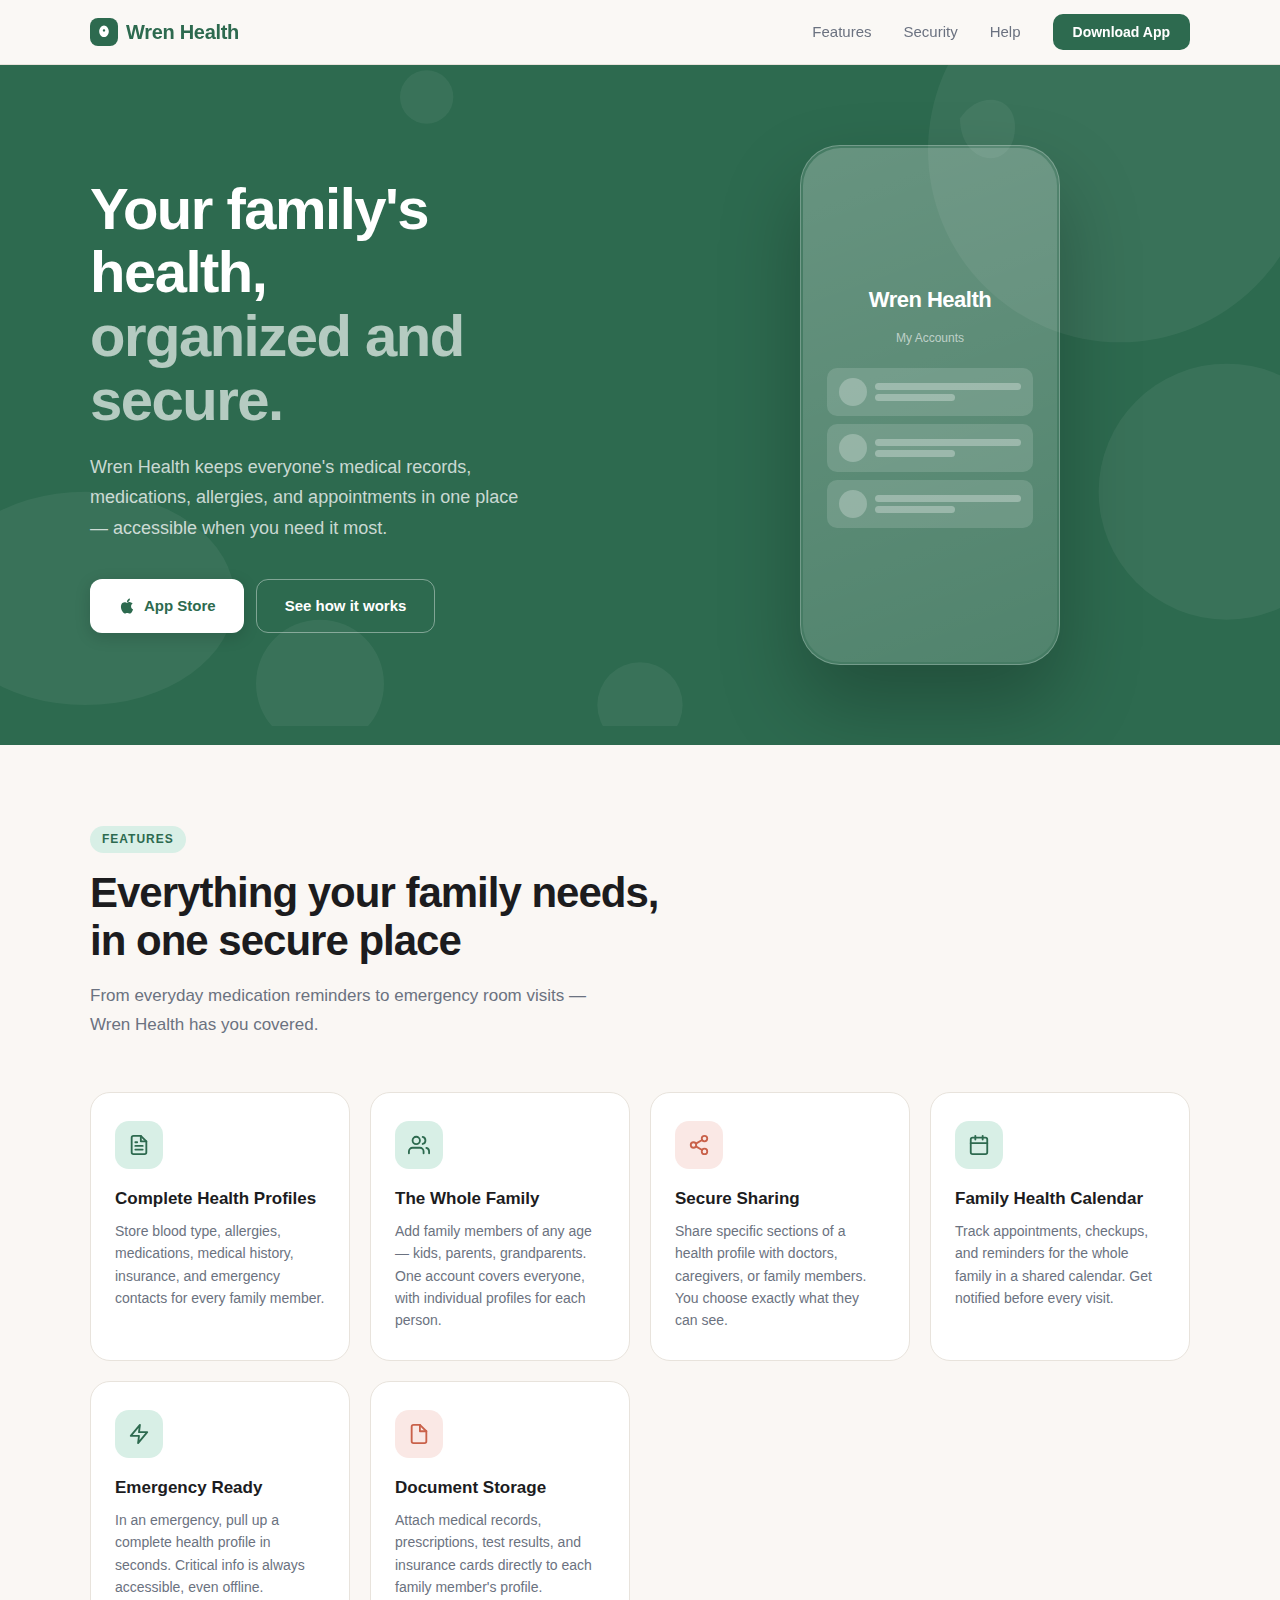
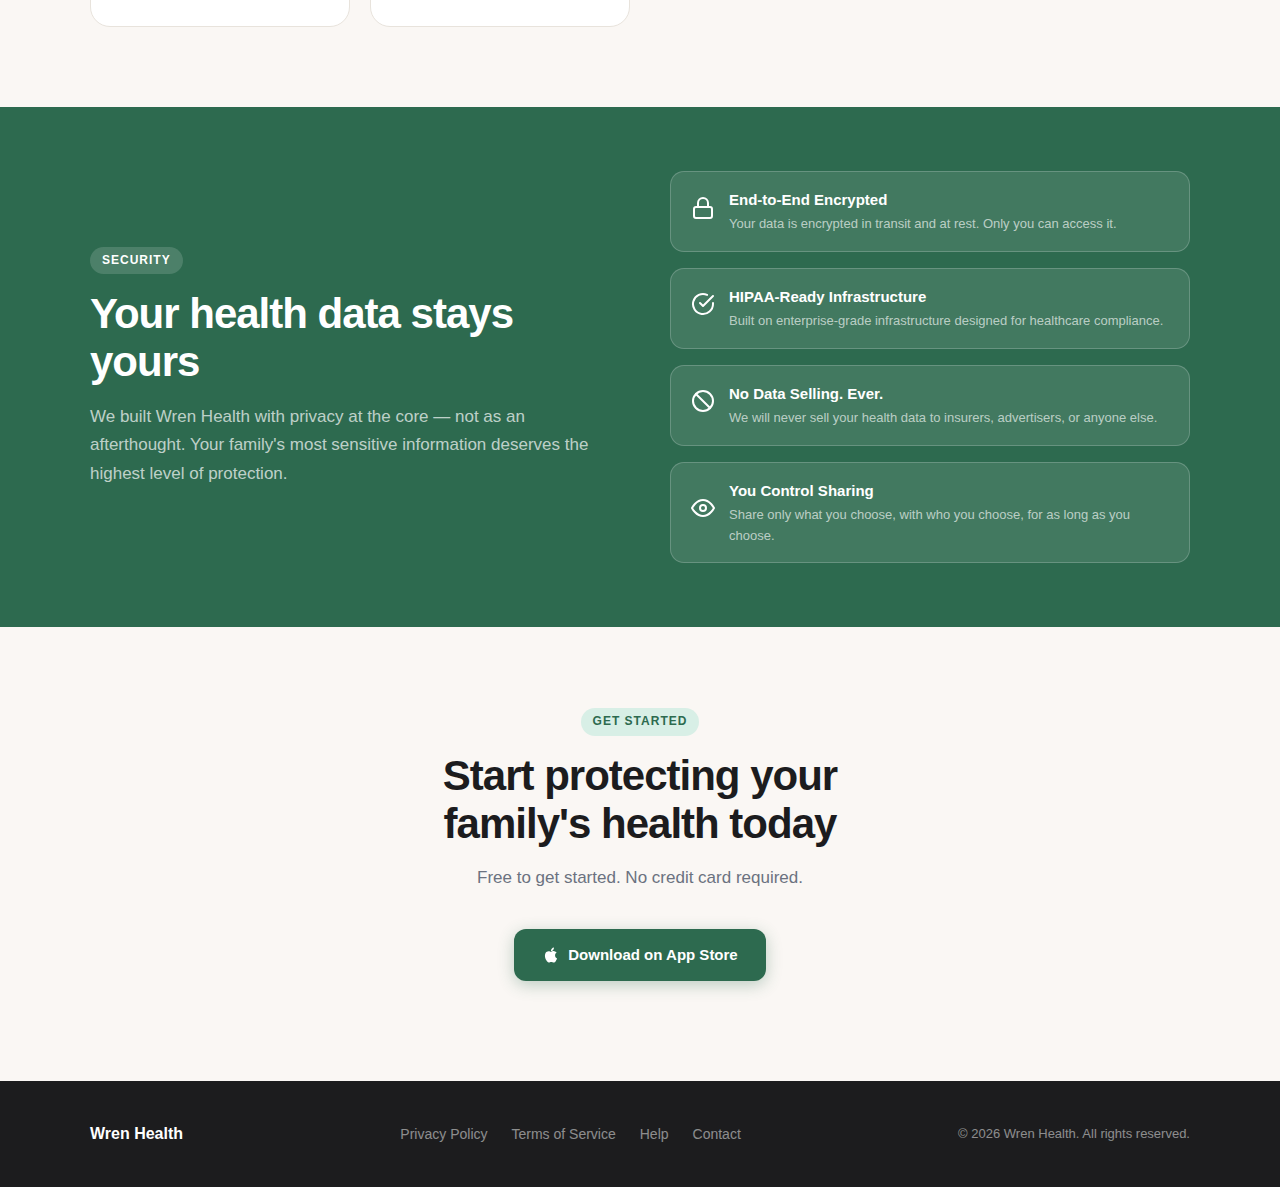
<file: index.html>
<!DOCTYPE html>
<html lang="en">
<head>
  <meta charset="UTF-8" />
  <meta name="viewport" content="width=device-width, initial-scale=1.0" />
  <title>Wren Health — Your family's health, organized and secure</title>
  <meta name="description" content="Wren Health keeps your entire family's health records in one secure, organized place. Store, share, and access health information when it matters most." />
  <link rel="stylesheet" href="style.css" />
  <link rel="icon" type="image/svg+xml" href="data:image/svg+xml,<svg xmlns='http://www.w3.org/2000/svg' viewBox='0 0 32 32'><rect width='32' height='32' rx='8' fill='%232D6A4F'/><path d='M16 6C11 6 7 11 7 16c0 3.5 1.8 6.5 4.5 8.2 1.2.7 2.5 1 3.5 1s2.3-.3 3.5-1C21.2 22.5 23 19.5 23 16c0-5-4-10-7-10z' fill='white' opacity='.9'/></svg>" />
</head>
<body>

<!-- ── Navigation ── -->
<nav>
  <div class="nav-inner">
    <a class="nav-logo" href="/">
      <div class="nav-logo-dot">
        <svg viewBox="0 0 20 20" xmlns="http://www.w3.org/2000/svg" fill="white">
          <path d="M10 2C7 2 4 5.5 4 9.5c0 2.5 1.2 4.7 3.2 6 .8.5 1.7.7 2.8.7s2-.2 2.8-.7C14.8 14.2 16 12 16 9.5 16 5.5 13 2 10 2zm0 4.5a1.5 1.5 0 110 3 1.5 1.5 0 010-3z"/>
        </svg>
      </div>
      Wren Health
    </a>
    <ul class="nav-links">
      <li><a href="#features">Features</a></li>
      <li><a href="#security">Security</a></li>
      <li><a href="help.html">Help</a></li>
      <li><a href="#" class="nav-cta">Download App</a></li>
    </ul>
  </div>
</nav>

<!-- ── Hero ── -->
<section class="hero">
  <svg class="hero-bg-shape" viewBox="0 0 1200 620" xmlns="http://www.w3.org/2000/svg" preserveAspectRatio="xMidYMid slice">
    <circle cx="1050" cy="80" r="180"/>
    <circle cx="1150" cy="400" r="120"/>
    <ellipse cx="80" cy="500" rx="140" ry="100"/>
    <circle cx="300" cy="580" r="60"/>
    <path d="M900 50 C920 20, 960 30, 950 70 C940 100, 900 90, 900 50Z"/>
    <circle cx="400" cy="30" r="25"/>
    <circle cx="600" cy="600" r="40"/>
  </svg>

  <div class="hero-inner">
    <div class="hero-text">
      <h1>Your family's health,<br/><em>organized and secure.</em></h1>
      <p>Wren Health keeps everyone's medical records, medications, allergies, and appointments in one place — accessible when you need it most.</p>
      <div class="hero-actions">
        <a href="#" class="btn-primary">
          <svg width="18" height="18" viewBox="0 0 24 24" fill="currentColor"><path d="M18.71 19.5c-.83 1.24-1.71 2.45-3.05 2.47-1.34.03-1.77-.79-3.29-.79-1.53 0-2 .77-3.27.82-1.31.05-2.3-1.32-3.14-2.53C4.25 17 2.94 12.45 4.7 9.39c.87-1.52 2.43-2.48 4.12-2.51 1.28-.02 2.5.87 3.29.87.78 0 2.26-1.07 3.8-.91.65.03 2.47.26 3.64 1.98-.09.06-2.17 1.28-2.15 3.81.03 3.02 2.65 4.03 2.68 4.04-.03.07-.42 1.44-1.38 2.83M13 3.5c.73-.83 1.94-1.46 2.94-1.5.13 1.17-.34 2.35-1.04 3.19-.69.85-1.83 1.51-2.95 1.42-.15-1.15.41-2.35 1.05-3.11z"/></svg>
          App Store
        </a>
        <a href="#features" class="btn-secondary">See how it works</a>
      </div>
    </div>

    <div class="hero-graphic">
      <div class="phone-mockup">
        <div class="phone-screen">
          <div class="phone-logo">Wren Health</div>
          <div class="phone-tagline">My Accounts</div>
          <div class="phone-ui">
            <div class="phone-ui-row">
              <div class="phone-ui-dot"></div>
              <div class="phone-ui-lines">
                <div class="phone-ui-line"></div>
                <div class="phone-ui-line short"></div>
              </div>
            </div>
            <div class="phone-ui-row">
              <div class="phone-ui-dot"></div>
              <div class="phone-ui-lines">
                <div class="phone-ui-line"></div>
                <div class="phone-ui-line short"></div>
              </div>
            </div>
            <div class="phone-ui-row">
              <div class="phone-ui-dot"></div>
              <div class="phone-ui-lines">
                <div class="phone-ui-line"></div>
                <div class="phone-ui-line short"></div>
              </div>
            </div>
          </div>
        </div>
      </div>
    </div>
  </div>
</section>

<!-- ── Features ── -->
<section id="features">
  <div class="section-inner">
    <span class="section-label">Features</span>
    <h2 class="section-title">Everything your family needs,<br/>in one secure place</h2>
    <p class="section-subtitle">From everyday medication reminders to emergency room visits — Wren Health has you covered.</p>

    <div class="features-grid">
      <div class="feature-card">
        <div class="feature-icon">
          <svg width="22" height="22" viewBox="0 0 24 24" fill="none" stroke="#2D6A4F" stroke-width="2" stroke-linecap="round" stroke-linejoin="round"><path d="M14 2H6a2 2 0 00-2 2v16a2 2 0 002 2h12a2 2 0 002-2V8z"/><polyline points="14 2 14 8 20 8"/><line x1="16" y1="13" x2="8" y2="13"/><line x1="16" y1="17" x2="8" y2="17"/><polyline points="10 9 9 9 8 9"/></svg>
        </div>
        <h3>Complete Health Profiles</h3>
        <p>Store blood type, allergies, medications, medical history, insurance, and emergency contacts for every family member.</p>
      </div>
      <div class="feature-card">
        <div class="feature-icon">
          <svg width="22" height="22" viewBox="0 0 24 24" fill="none" stroke="#2D6A4F" stroke-width="2" stroke-linecap="round" stroke-linejoin="round"><path d="M17 21v-2a4 4 0 00-4-4H5a4 4 0 00-4 4v2"/><circle cx="9" cy="7" r="4"/><path d="M23 21v-2a4 4 0 00-3-3.87"/><path d="M16 3.13a4 4 0 010 7.75"/></svg>
        </div>
        <h3>The Whole Family</h3>
        <p>Add family members of any age — kids, parents, grandparents. One account covers everyone, with individual profiles for each person.</p>
      </div>
      <div class="feature-card">
        <div class="feature-icon terracotta">
          <svg width="22" height="22" viewBox="0 0 24 24" fill="none" stroke="#C9614A" stroke-width="2" stroke-linecap="round" stroke-linejoin="round"><circle cx="18" cy="5" r="3"/><circle cx="6" cy="12" r="3"/><circle cx="18" cy="19" r="3"/><line x1="8.59" y1="13.51" x2="15.42" y2="17.49"/><line x1="15.41" y1="6.51" x2="8.59" y2="10.49"/></svg>
        </div>
        <h3>Secure Sharing</h3>
        <p>Share specific sections of a health profile with doctors, caregivers, or family members. You choose exactly what they can see.</p>
      </div>
      <div class="feature-card">
        <div class="feature-icon">
          <svg width="22" height="22" viewBox="0 0 24 24" fill="none" stroke="#2D6A4F" stroke-width="2" stroke-linecap="round" stroke-linejoin="round"><rect x="3" y="4" width="18" height="18" rx="2" ry="2"/><line x1="16" y1="2" x2="16" y2="6"/><line x1="8" y1="2" x2="8" y2="6"/><line x1="3" y1="10" x2="21" y2="10"/></svg>
        </div>
        <h3>Family Health Calendar</h3>
        <p>Track appointments, checkups, and reminders for the whole family in a shared calendar. Get notified before every visit.</p>
      </div>
      <div class="feature-card">
        <div class="feature-icon">
          <svg width="22" height="22" viewBox="0 0 24 24" fill="none" stroke="#2D6A4F" stroke-width="2" stroke-linecap="round" stroke-linejoin="round"><polygon points="13 2 3 14 12 14 11 22 21 10 12 10 13 2"/></svg>
        </div>
        <h3>Emergency Ready</h3>
        <p>In an emergency, pull up a complete health profile in seconds. Critical info is always accessible, even offline.</p>
      </div>
      <div class="feature-card">
        <div class="feature-icon terracotta">
          <svg width="22" height="22" viewBox="0 0 24 24" fill="none" stroke="#C9614A" stroke-width="2" stroke-linecap="round" stroke-linejoin="round"><path d="M13 2H6a2 2 0 00-2 2v16a2 2 0 002 2h12a2 2 0 002-2V9z"/><polyline points="13 2 13 9 20 9"/></svg>
        </div>
        <h3>Document Storage</h3>
        <p>Attach medical records, prescriptions, test results, and insurance cards directly to each family member's profile.</p>
      </div>
    </div>
  </div>
</section>

<!-- ── Security ── -->
<section id="security" class="security-band">
  <div class="security-inner">
    <div>
      <span class="section-label">Security</span>
      <h2 class="section-title">Your health data stays yours</h2>
      <p class="section-subtitle">We built Wren Health with privacy at the core — not as an afterthought. Your family's most sensitive information deserves the highest level of protection.</p>
    </div>
    <div class="security-badges">
      <div class="security-badge">
        <div class="security-badge-icon">
          <svg width="24" height="24" viewBox="0 0 24 24" fill="none" stroke="white" stroke-width="2" stroke-linecap="round" stroke-linejoin="round"><rect x="3" y="11" width="18" height="11" rx="2" ry="2"/><path d="M7 11V7a5 5 0 0110 0v4"/></svg>
        </div>
        <div>
          <h4>End-to-End Encrypted</h4>
          <p>Your data is encrypted in transit and at rest. Only you can access it.</p>
        </div>
      </div>
      <div class="security-badge">
        <div class="security-badge-icon">
          <svg width="24" height="24" viewBox="0 0 24 24" fill="none" stroke="white" stroke-width="2" stroke-linecap="round" stroke-linejoin="round"><path d="M22 11.08V12a10 10 0 11-5.93-9.14"/><polyline points="22 4 12 14.01 9 11.01"/></svg>
        </div>
        <div>
          <h4>HIPAA-Ready Infrastructure</h4>
          <p>Built on enterprise-grade infrastructure designed for healthcare compliance.</p>
        </div>
      </div>
      <div class="security-badge">
        <div class="security-badge-icon">
          <svg width="24" height="24" viewBox="0 0 24 24" fill="none" stroke="white" stroke-width="2" stroke-linecap="round" stroke-linejoin="round"><circle cx="12" cy="12" r="10"/><line x1="4.93" y1="4.93" x2="19.07" y2="19.07"/></svg>
        </div>
        <div>
          <h4>No Data Selling. Ever.</h4>
          <p>We will never sell your health data to insurers, advertisers, or anyone else.</p>
        </div>
      </div>
      <div class="security-badge">
        <div class="security-badge-icon">
          <svg width="24" height="24" viewBox="0 0 24 24" fill="none" stroke="white" stroke-width="2" stroke-linecap="round" stroke-linejoin="round"><path d="M1 12s4-8 11-8 11 8 11 8-4 8-11 8-11-8-11-8z"/><circle cx="12" cy="12" r="3"/></svg>
        </div>
        <div>
          <h4>You Control Sharing</h4>
          <p>Share only what you choose, with who you choose, for as long as you choose.</p>
        </div>
      </div>
    </div>
  </div>
</section>

<!-- ── CTA ── -->
<section class="cta-section">
  <div class="section-inner">
    <span class="section-label">Get Started</span>
    <h2 class="section-title">Start protecting your family's health today</h2>
    <p class="section-subtitle">Free to get started. No credit card required.</p>
    <div class="hero-actions">
      <a href="#" class="btn-primary" style="background: var(--green); color: white; box-shadow: 0 4px 16px rgba(45,106,79,0.3);">
        <svg width="18" height="18" viewBox="0 0 24 24" fill="currentColor"><path d="M18.71 19.5c-.83 1.24-1.71 2.45-3.05 2.47-1.34.03-1.77-.79-3.29-.79-1.53 0-2 .77-3.27.82-1.31.05-2.3-1.32-3.14-2.53C4.25 17 2.94 12.45 4.7 9.39c.87-1.52 2.43-2.48 4.12-2.51 1.28-.02 2.5.87 3.29.87.78 0 2.26-1.07 3.8-.91.65.03 2.47.26 3.64 1.98-.09.06-2.17 1.28-2.15 3.81.03 3.02 2.65 4.03 2.68 4.04-.03.07-.42 1.44-1.38 2.83M13 3.5c.73-.83 1.94-1.46 2.94-1.5.13 1.17-.34 2.35-1.04 3.19-.69.85-1.83 1.51-2.95 1.42-.15-1.15.41-2.35 1.05-3.11z"/></svg>
        Download on App Store
      </a>
    </div>
  </div>
</section>

<!-- ── Footer ── -->
<footer>
  <div class="footer-inner">
    <a class="footer-logo" href="/">Wren Health</a>
    <ul class="footer-links">
      <li><a href="privacy.html">Privacy Policy</a></li>
      <li><a href="terms.html">Terms of Service</a></li>
      <li><a href="help.html">Help</a></li>
      <li><a href="mailto:support@wrenhealth.app">Contact</a></li>
    </ul>
    <span style="font-size:13px;">© 2026 Wren Health. All rights reserved.</span>
  </div>
</footer>

</body>
</html>
</file>
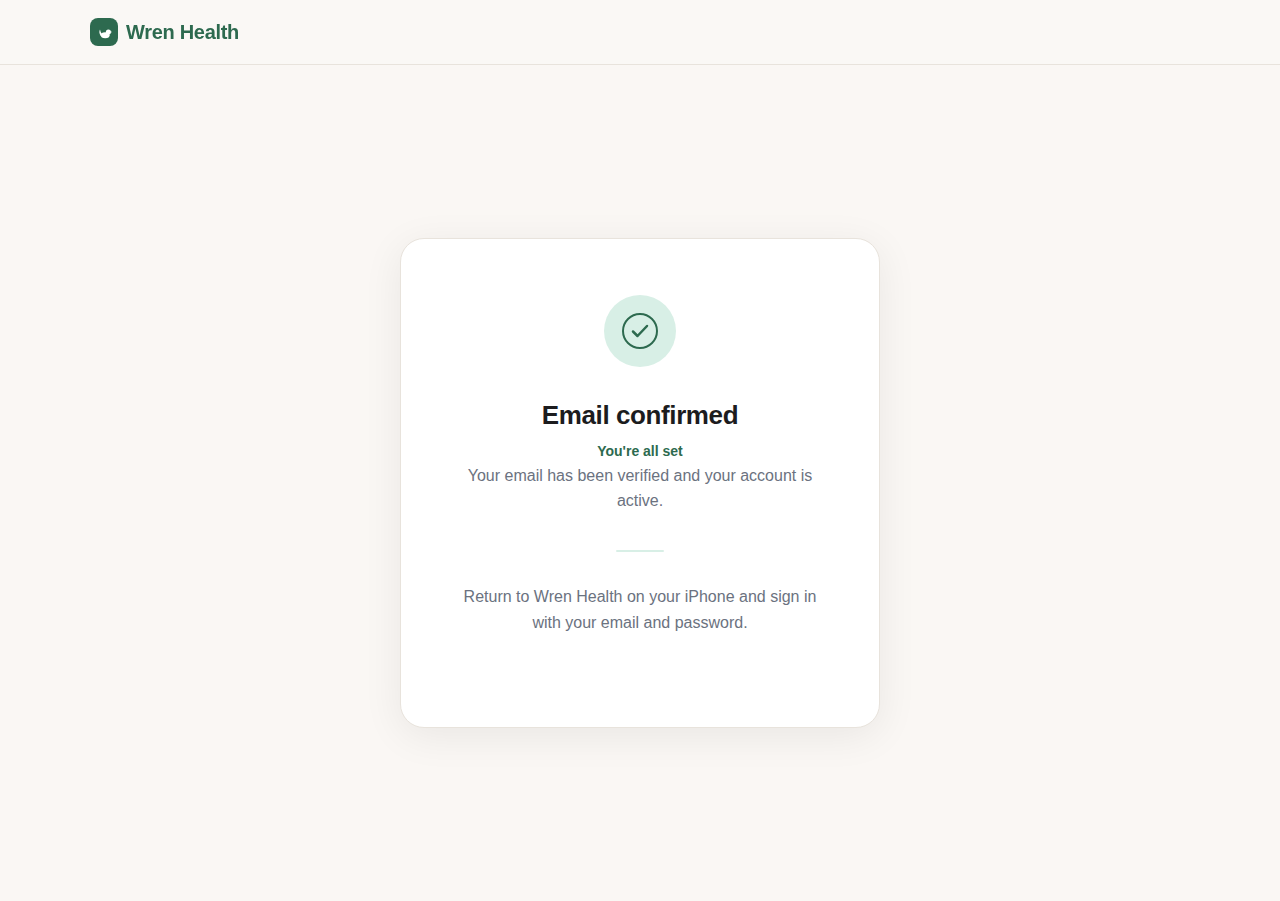
<file: confirmed.html>
<!DOCTYPE html>
<html lang="en">
<head>
  <meta charset="UTF-8" />
  <meta name="viewport" content="width=device-width, initial-scale=1.0" />
  <title>Email Confirmed — Wren Health</title>
  <meta name="description" content="Your Wren Health account has been confirmed." />
  <link rel="stylesheet" href="style.css" />
  <link rel="icon" type="image/svg+xml" href="data:image/svg+xml,<svg xmlns='http://www.w3.org/2000/svg' viewBox='0 0 32 32'><rect width='32' height='32' rx='8' fill='%232D6A4F'/><path d='M16 6C11 6 7 11 7 16c0 3.5 1.8 6.5 4.5 8.2 1.2.7 2.5 1 3.5 1s2.3-.3 3.5-1C21.2 22.5 23 19.5 23 16c0-5-4-10-7-10z' fill='white' opacity='.9'/></svg>" />
  <style>
    .confirm-page {
      min-height: calc(100vh - 64px);
      display: flex;
      align-items: center;
      justify-content: center;
      padding: 48px 24px;
      background: var(--bg);
    }

    .confirm-card {
      background: var(--surface);
      border: 1px solid var(--border);
      border-radius: 24px;
      padding: 56px 48px;
      max-width: 480px;
      width: 100%;
      text-align: center;
      box-shadow: 0 8px 40px rgba(0,0,0,0.07);
    }

    .confirm-icon {
      width: 72px;
      height: 72px;
      border-radius: 50%;
      background: var(--green-muted);
      display: flex;
      align-items: center;
      justify-content: center;
      margin: 0 auto 28px;
    }

    .confirm-icon svg {
      width: 36px;
      height: 36px;
    }

    .confirm-card h1 {
      font-size: 26px;
      font-weight: 700;
      color: var(--text);
      letter-spacing: -0.4px;
      margin-bottom: 12px;
    }

    .confirm-card p {
      font-size: 16px;
      color: var(--text-secondary);
      line-height: 1.6;
      margin-bottom: 36px;
    }

    .confirm-card p strong {
      color: var(--text);
      font-weight: 600;
    }

    .btn-primary {
      display: inline-flex;
      align-items: center;
      gap: 8px;
      background: var(--green);
      color: white;
      font-size: 16px;
      font-weight: 600;
      padding: 14px 32px;
      border-radius: 12px;
      text-decoration: none;
      border: none;
      cursor: pointer;
      transition: background 0.15s ease, transform 0.1s ease;
    }

    .btn-primary:hover {
      background: var(--green-light);
      transform: translateY(-1px);
    }

    .btn-primary:active {
      transform: translateY(0);
    }

    .divider {
      width: 48px;
      height: 2px;
      background: var(--green-muted);
      margin: 32px auto;
      border-radius: 2px;
    }

    .confirm-hint {
      font-size: 13px;
      color: var(--text-secondary);
      margin-bottom: 0;
    }

    @media (max-width: 520px) {
      .confirm-card {
        padding: 40px 28px;
      }
    }
  </style>
</head>
<body>

<!-- Nav -->
<nav>
  <div class="nav-inner">
    <a class="nav-logo" href="/">
      <div class="nav-logo-dot">
        <svg viewBox="0 0 20 20" xmlns="http://www.w3.org/2000/svg" fill="white">
          <path d="M6 15 Q3 11 5 7 Q5.5 10.5 7.5 12.5Z"/>
          <ellipse cx="11.5" cy="14" rx="5.5" ry="3.8"/>
          <circle cx="15.5" cy="10" r="3.2"/>
          <polygon points="18.2,9.2 20,10 18.2,10.8"/>
        </svg>
      </div>
      Wren Health
    </a>
  </div>
</nav>

<!-- Confirmation -->
<section class="confirm-page">
  <div class="confirm-card">

    <!-- Checkmark icon -->
    <div class="confirm-icon">
      <svg viewBox="0 0 36 36" fill="none" xmlns="http://www.w3.org/2000/svg">
        <circle cx="18" cy="18" r="17" stroke="#2D6A4F" stroke-width="2"/>
        <path d="M11 18.5L15.5 23L25 13" stroke="#2D6A4F" stroke-width="2.5" stroke-linecap="round" stroke-linejoin="round"/>
      </svg>
    </div>

    <h1>Email confirmed</h1>
    <p style="font-size:14px;color:#2D6A4F;font-weight:600;margin:-8px 0 0;">You're all set</p>
    <p>
      Your email has been verified and your account is active.
    </p>

    <div class="divider"></div>

    <p class="confirm-hint">
      Return to Wren Health on your iPhone and sign in with your email and password.
    </p>

  </div>
</section>

</body>
</html>
</file>
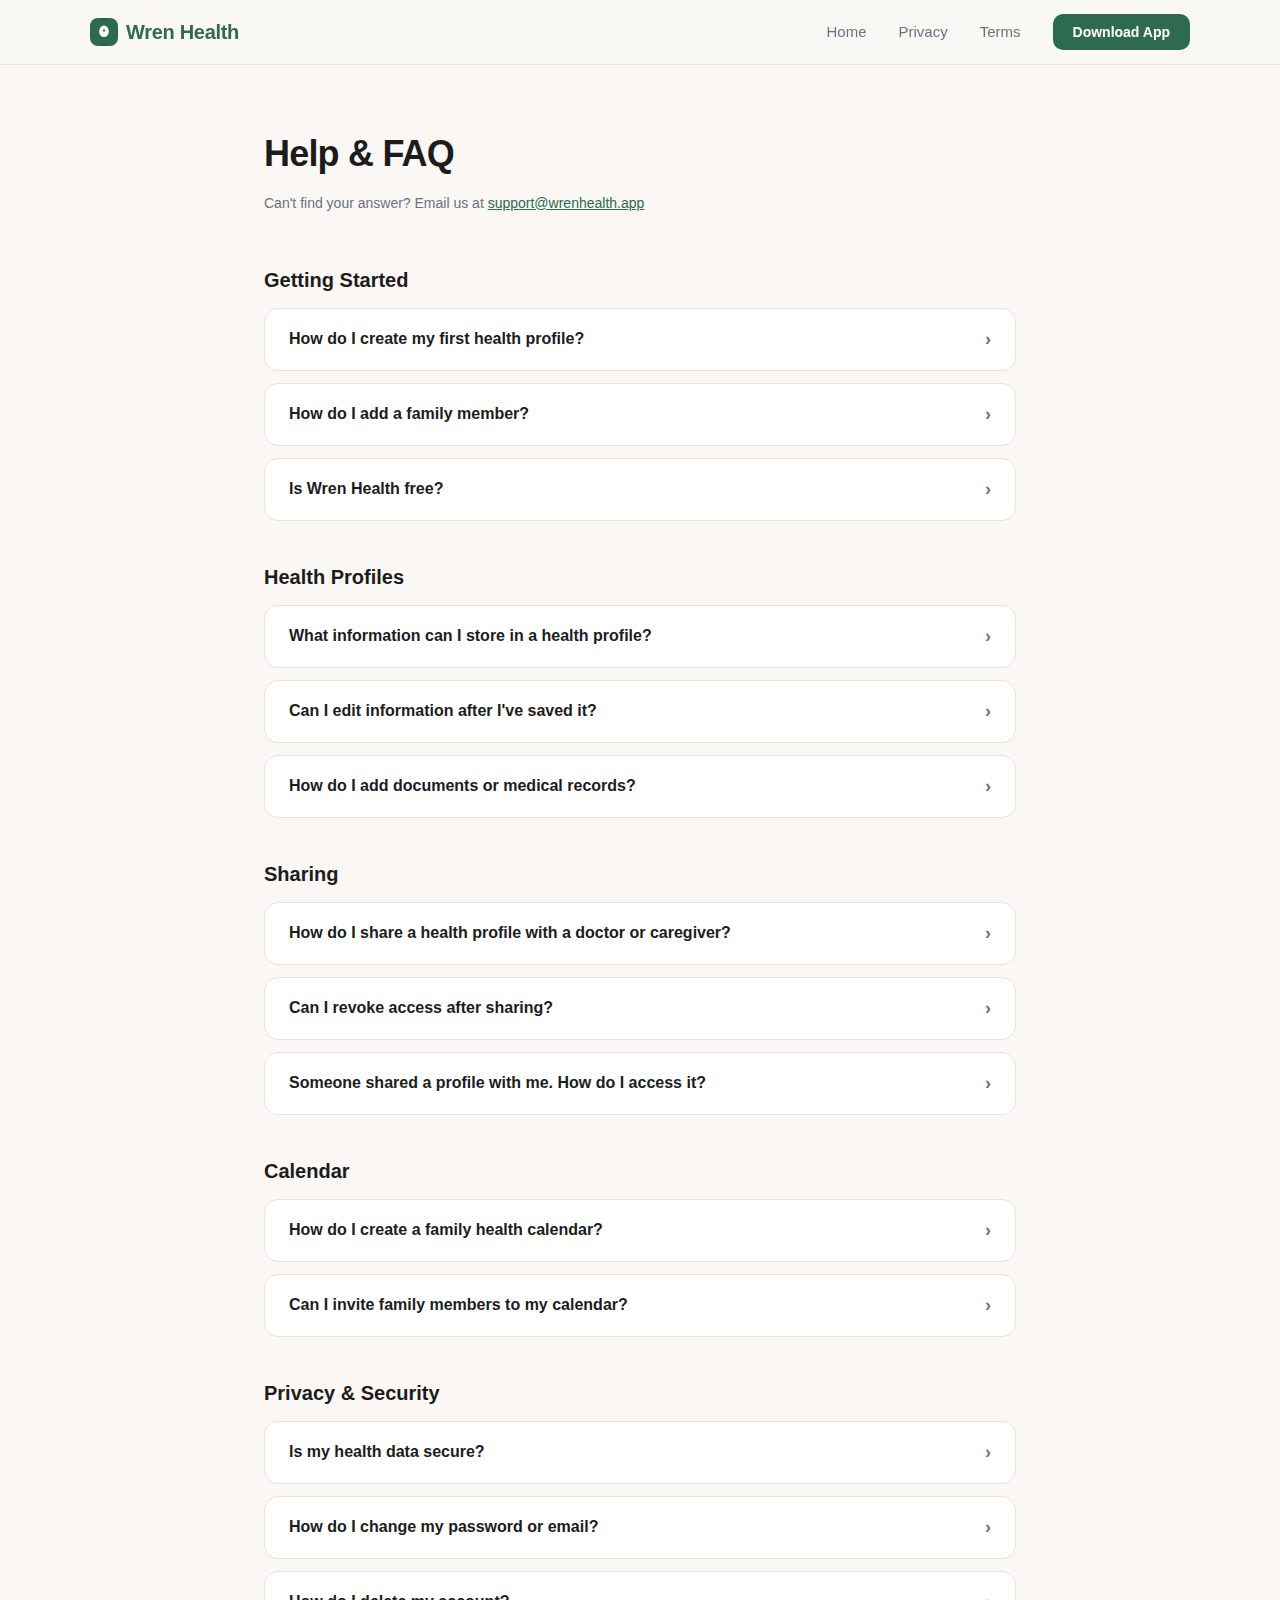
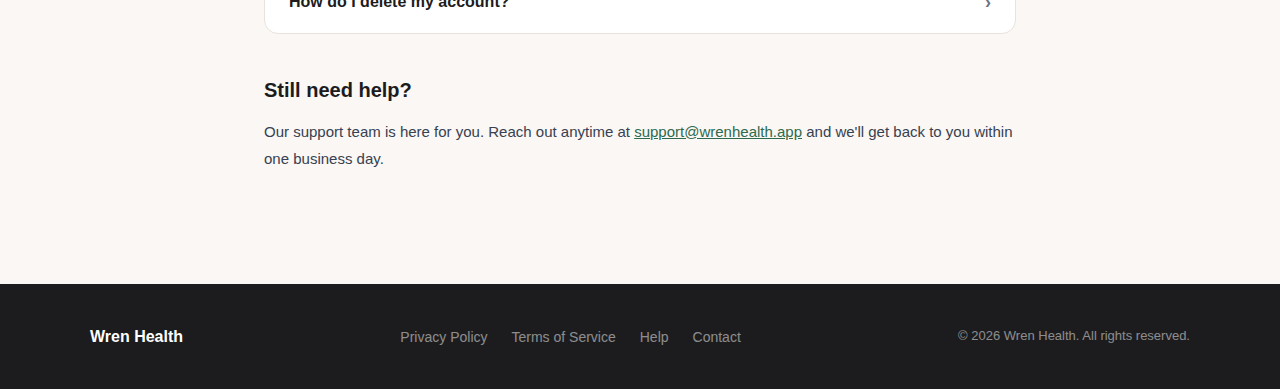
<file: help.html>
<!DOCTYPE html>
<html lang="en">
<head>
  <meta charset="UTF-8" />
  <meta name="viewport" content="width=device-width, initial-scale=1.0" />
  <title>Help & FAQ — Wren Health</title>
  <link rel="stylesheet" href="style.css" />
</head>
<body>

<nav>
  <div class="nav-inner">
    <a class="nav-logo" href="/">
      <div class="nav-logo-dot">
        <svg viewBox="0 0 20 20" xmlns="http://www.w3.org/2000/svg" fill="white" width="16" height="16">
          <path d="M10 2C7 2 4 5.5 4 9.5c0 2.5 1.2 4.7 3.2 6 .8.5 1.7.7 2.8.7s2-.2 2.8-.7C14.8 14.2 16 12 16 9.5 16 5.5 13 2 10 2zm0 4.5a1.5 1.5 0 110 3 1.5 1.5 0 010-3z"/>
        </svg>
      </div>
      Wren Health
    </a>
    <ul class="nav-links">
      <li><a href="/">Home</a></li>
      <li><a href="privacy.html">Privacy</a></li>
      <li><a href="terms.html">Terms</a></li>
      <li><a href="#" class="nav-cta">Download App</a></li>
    </ul>
  </div>
</nav>

<div class="legal-page" style="max-width: 800px;">
  <h1>Help & FAQ</h1>
  <p class="updated">Can't find your answer? Email us at <a href="mailto:support@wrenhealth.app">support@wrenhealth.app</a></p>

  <h2>Getting Started</h2>

  <div class="faq-item">
    <button class="faq-question" onclick="toggle(this)">
      How do I create my first health profile?
      <span class="faq-arrow">›</span>
    </button>
    <div class="faq-answer">
      <p>After signing up, Wren Health will walk you through creating your own health profile first. Enter your name, date of birth, blood type, and any other information you'd like to start with. You can always add more later — your profile is never complete until you want it to be. Once your profile is set up, you can add family members from the My Accounts tab.</p>
    </div>
  </div>

  <div class="faq-item">
    <button class="faq-question" onclick="toggle(this)">
      How do I add a family member?
      <span class="faq-arrow">›</span>
    </button>
    <div class="faq-answer">
      <p>Go to the My Accounts tab and tap "Add Family Member" at the bottom of the screen. Enter their name and any information you know. You can add as many family members as you need — children, parents, grandparents, or anyone else whose health information you manage.</p>
    </div>
  </div>

  <div class="faq-item">
    <button class="faq-question" onclick="toggle(this)">
      Is Wren Health free?
      <span class="faq-arrow">›</span>
    </button>
    <div class="faq-answer">
      <p>Yes — Wren Health is free to download and use. You can create health profiles for yourself and your family members at no cost. We may introduce optional premium features in the future, but core functionality will always remain free.</p>
    </div>
  </div>

  <h2>Health Profiles</h2>

  <div class="faq-item">
    <button class="faq-question" onclick="toggle(this)">
      What information can I store in a health profile?
      <span class="faq-arrow">›</span>
    </button>
    <div class="faq-answer">
      <p>Each health profile can store: personal info (name, DOB, blood type, gender), allergies (with severity), medications (name, dosage, frequency), medical history and past surgeries, insurance information (carrier, policy number, group number, member ID), emergency contacts, healthcare proxy, primary care doctor, and free-form notes. You can fill in as much or as little as you want.</p>
    </div>
  </div>

  <div class="faq-item">
    <button class="faq-question" onclick="toggle(this)">
      Can I edit information after I've saved it?
      <span class="faq-arrow">›</span>
    </button>
    <div class="faq-answer">
      <p>Yes — all information in a health profile can be edited at any time. Open the profile, find the section you want to update, and tap the pencil icon to edit it. Tap Save when you're done.</p>
    </div>
  </div>

  <div class="faq-item">
    <button class="faq-question" onclick="toggle(this)">
      How do I add documents or medical records?
      <span class="faq-arrow">›</span>
    </button>
    <div class="faq-answer">
      <p>Open a family member's profile and tap the Documents button at the top. You can take a photo or upload a file from your phone. Documents are stored securely and linked to that person's profile. Scan lab results, insurance cards, prescriptions, or any other medical paperwork.</p>
    </div>
  </div>

  <h2>Sharing</h2>

  <div class="faq-item">
    <button class="faq-question" onclick="toggle(this)">
      How do I share a health profile with a doctor or caregiver?
      <span class="faq-arrow">›</span>
    </button>
    <div class="faq-answer">
      <p>Open the family member's profile and tap the Share button at the top. Enter the recipient's email address and choose which sections to share (e.g., just allergies and medications, or the full profile). You can grant view-only or edit access. The recipient will receive an invitation and can view the shared information within the app.</p>
    </div>
  </div>

  <div class="faq-item">
    <button class="faq-question" onclick="toggle(this)">
      Can I revoke access after sharing?
      <span class="faq-arrow">›</span>
    </button>
    <div class="faq-answer">
      <p>Yes — you can revoke access at any time. Go to the Shared With Me tab, find the shared profile, and remove access. Once revoked, the recipient will no longer be able to view any of the shared information.</p>
    </div>
  </div>

  <div class="faq-item">
    <button class="faq-question" onclick="toggle(this)">
      Someone shared a profile with me. How do I access it?
      <span class="faq-arrow">›</span>
    </button>
    <div class="faq-answer">
      <p>You'll receive a notification when someone shares a profile with you. Go to the Shared With Me tab to see pending requests. Tap Accept to add the shared profile to your view. You'll only see the sections the owner chose to share with you.</p>
    </div>
  </div>

  <h2>Calendar</h2>

  <div class="faq-item">
    <button class="faq-question" onclick="toggle(this)">
      How do I create a family health calendar?
      <span class="faq-arrow">›</span>
    </button>
    <div class="faq-answer">
      <p>Go to the Calendar tab. If you don't have a calendar yet, you'll see an option to Create or Join. Tap Create, give your calendar a name (like "Our Family"), and pick a color. You can then invite family members by email so everyone can see and add appointments.</p>
    </div>
  </div>

  <div class="faq-item">
    <button class="faq-question" onclick="toggle(this)">
      Can I invite family members to my calendar?
      <span class="faq-arrow">›</span>
    </button>
    <div class="faq-answer">
      <p>Yes. In the Calendar tab, tap the settings icon in the top right. Find your calendar and use the Invite by email field to add family members. They'll receive an invitation and can join the calendar from their own Wren Health account.</p>
    </div>
  </div>

  <h2>Privacy & Security</h2>

  <div class="faq-item">
    <button class="faq-question" onclick="toggle(this)">
      Is my health data secure?
      <span class="faq-arrow">›</span>
    </button>
    <div class="faq-answer">
      <p>Yes. Your data is encrypted both in transit and at rest. We use enterprise-grade cloud infrastructure and row-level security to ensure only you can access your information. We never sell your data. Read our full <a href="privacy.html">Privacy Policy</a> for details.</p>
    </div>
  </div>

  <div class="faq-item">
    <button class="faq-question" onclick="toggle(this)">
      How do I change my password or email?
      <span class="faq-arrow">›</span>
    </button>
    <div class="faq-answer">
      <p>Go to Settings → Account. Tap Change Email or Change Password and follow the prompts. For email changes, you'll receive a confirmation link at your new email address.</p>
    </div>
  </div>

  <div class="faq-item">
    <button class="faq-question" onclick="toggle(this)">
      How do I delete my account?
      <span class="faq-arrow">›</span>
    </button>
    <div class="faq-answer">
      <p>To delete your account and all associated data, please email us at <a href="mailto:support@wrenhealth.app">support@wrenhealth.app</a> with your request. We will permanently delete your account and all health data within 7 business days. This action cannot be undone.</p>
    </div>
  </div>

  <h2>Still need help?</h2>
  <p>Our support team is here for you. Reach out anytime at <a href="mailto:support@wrenhealth.app">support@wrenhealth.app</a> and we'll get back to you within one business day.</p>
</div>

<footer>
  <div class="footer-inner">
    <a class="footer-logo" href="/">Wren Health</a>
    <ul class="footer-links">
      <li><a href="privacy.html">Privacy Policy</a></li>
      <li><a href="terms.html">Terms of Service</a></li>
      <li><a href="help.html">Help</a></li>
      <li><a href="mailto:support@wrenhealth.app">Contact</a></li>
    </ul>
    <span style="font-size:13px;">© 2026 Wren Health. All rights reserved.</span>
  </div>
</footer>

<script>
function toggle(btn) {
  const answer = btn.nextElementSibling;
  const arrow = btn.querySelector('.faq-arrow');
  const isOpen = answer.classList.contains('open');
  // Close all
  document.querySelectorAll('.faq-answer').forEach(a => a.classList.remove('open'));
  document.querySelectorAll('.faq-arrow').forEach(a => { a.style.transform = ''; });
  // Open clicked (if it wasn't already open)
  if (!isOpen) {
    answer.classList.add('open');
    arrow.style.transform = 'rotate(90deg)';
  }
}
</script>

</body>
</html>
</file>
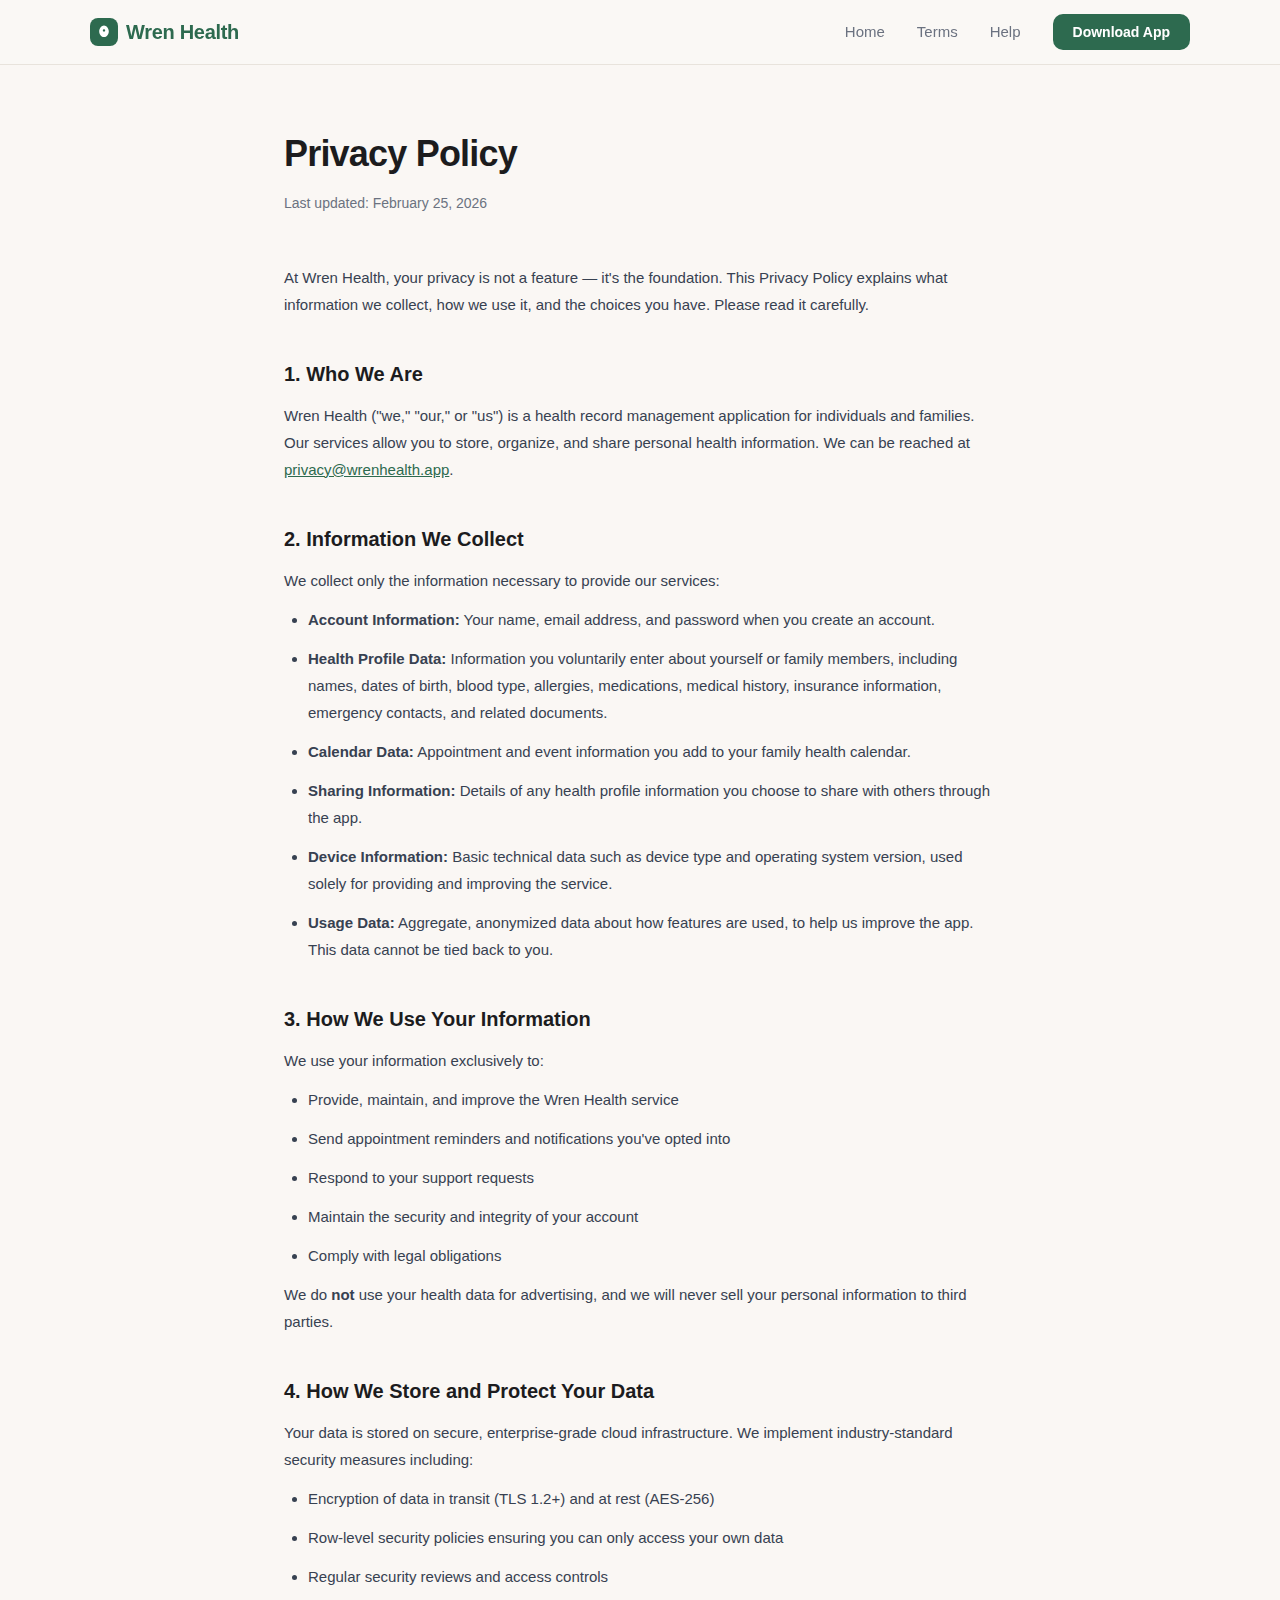
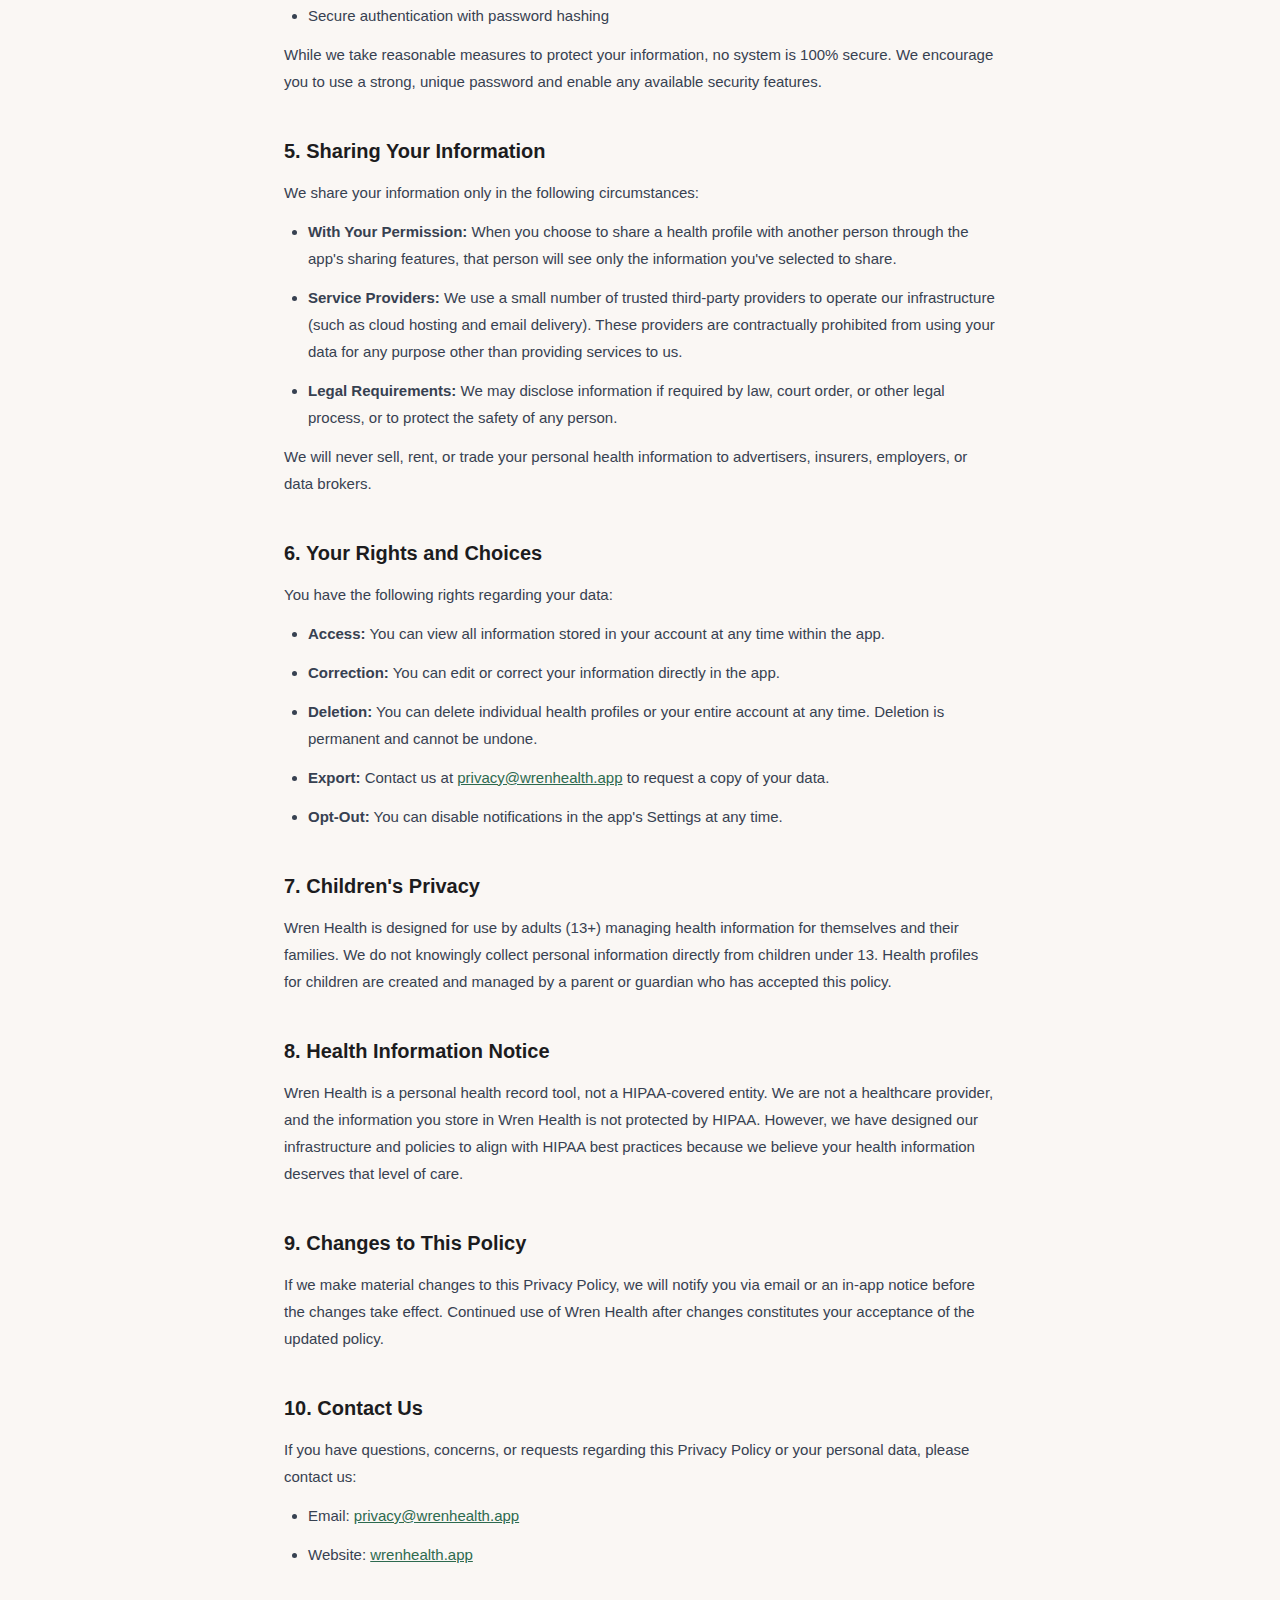
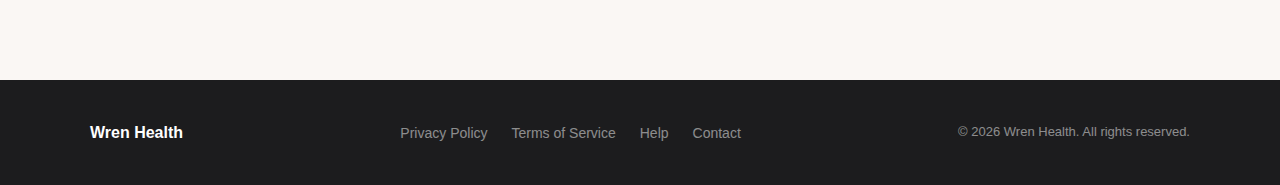
<file: privacy.html>
<!DOCTYPE html>
<html lang="en">
<head>
  <meta charset="UTF-8" />
  <meta name="viewport" content="width=device-width, initial-scale=1.0" />
  <title>Privacy Policy — Wren Health</title>
  <link rel="stylesheet" href="style.css" />
</head>
<body>

<nav>
  <div class="nav-inner">
    <a class="nav-logo" href="/">
      <div class="nav-logo-dot">
        <svg viewBox="0 0 20 20" xmlns="http://www.w3.org/2000/svg" fill="white" width="16" height="16">
          <path d="M10 2C7 2 4 5.5 4 9.5c0 2.5 1.2 4.7 3.2 6 .8.5 1.7.7 2.8.7s2-.2 2.8-.7C14.8 14.2 16 12 16 9.5 16 5.5 13 2 10 2zm0 4.5a1.5 1.5 0 110 3 1.5 1.5 0 010-3z"/>
        </svg>
      </div>
      Wren Health
    </a>
    <ul class="nav-links">
      <li><a href="/">Home</a></li>
      <li><a href="terms.html">Terms</a></li>
      <li><a href="help.html">Help</a></li>
      <li><a href="#" class="nav-cta">Download App</a></li>
    </ul>
  </div>
</nav>

<div class="legal-page">
  <h1>Privacy Policy</h1>
  <p class="updated">Last updated: February 25, 2026</p>

  <p>At Wren Health, your privacy is not a feature — it's the foundation. This Privacy Policy explains what information we collect, how we use it, and the choices you have. Please read it carefully.</p>

  <h2>1. Who We Are</h2>
  <p>Wren Health ("we," "our," or "us") is a health record management application for individuals and families. Our services allow you to store, organize, and share personal health information. We can be reached at <a href="mailto:privacy@wrenhealth.app">privacy@wrenhealth.app</a>.</p>

  <h2>2. Information We Collect</h2>
  <p>We collect only the information necessary to provide our services:</p>
  <ul>
    <li><strong>Account Information:</strong> Your name, email address, and password when you create an account.</li>
    <li><strong>Health Profile Data:</strong> Information you voluntarily enter about yourself or family members, including names, dates of birth, blood type, allergies, medications, medical history, insurance information, emergency contacts, and related documents.</li>
    <li><strong>Calendar Data:</strong> Appointment and event information you add to your family health calendar.</li>
    <li><strong>Sharing Information:</strong> Details of any health profile information you choose to share with others through the app.</li>
    <li><strong>Device Information:</strong> Basic technical data such as device type and operating system version, used solely for providing and improving the service.</li>
    <li><strong>Usage Data:</strong> Aggregate, anonymized data about how features are used, to help us improve the app. This data cannot be tied back to you.</li>
  </ul>

  <h2>3. How We Use Your Information</h2>
  <p>We use your information exclusively to:</p>
  <ul>
    <li>Provide, maintain, and improve the Wren Health service</li>
    <li>Send appointment reminders and notifications you've opted into</li>
    <li>Respond to your support requests</li>
    <li>Maintain the security and integrity of your account</li>
    <li>Comply with legal obligations</li>
  </ul>
  <p>We do <strong>not</strong> use your health data for advertising, and we will never sell your personal information to third parties.</p>

  <h2>4. How We Store and Protect Your Data</h2>
  <p>Your data is stored on secure, enterprise-grade cloud infrastructure. We implement industry-standard security measures including:</p>
  <ul>
    <li>Encryption of data in transit (TLS 1.2+) and at rest (AES-256)</li>
    <li>Row-level security policies ensuring you can only access your own data</li>
    <li>Regular security reviews and access controls</li>
    <li>Secure authentication with password hashing</li>
  </ul>
  <p>While we take reasonable measures to protect your information, no system is 100% secure. We encourage you to use a strong, unique password and enable any available security features.</p>

  <h2>5. Sharing Your Information</h2>
  <p>We share your information only in the following circumstances:</p>
  <ul>
    <li><strong>With Your Permission:</strong> When you choose to share a health profile with another person through the app's sharing features, that person will see only the information you've selected to share.</li>
    <li><strong>Service Providers:</strong> We use a small number of trusted third-party providers to operate our infrastructure (such as cloud hosting and email delivery). These providers are contractually prohibited from using your data for any purpose other than providing services to us.</li>
    <li><strong>Legal Requirements:</strong> We may disclose information if required by law, court order, or other legal process, or to protect the safety of any person.</li>
  </ul>
  <p>We will never sell, rent, or trade your personal health information to advertisers, insurers, employers, or data brokers.</p>

  <h2>6. Your Rights and Choices</h2>
  <p>You have the following rights regarding your data:</p>
  <ul>
    <li><strong>Access:</strong> You can view all information stored in your account at any time within the app.</li>
    <li><strong>Correction:</strong> You can edit or correct your information directly in the app.</li>
    <li><strong>Deletion:</strong> You can delete individual health profiles or your entire account at any time. Deletion is permanent and cannot be undone.</li>
    <li><strong>Export:</strong> Contact us at <a href="mailto:privacy@wrenhealth.app">privacy@wrenhealth.app</a> to request a copy of your data.</li>
    <li><strong>Opt-Out:</strong> You can disable notifications in the app's Settings at any time.</li>
  </ul>

  <h2>7. Children's Privacy</h2>
  <p>Wren Health is designed for use by adults (13+) managing health information for themselves and their families. We do not knowingly collect personal information directly from children under 13. Health profiles for children are created and managed by a parent or guardian who has accepted this policy.</p>

  <h2>8. Health Information Notice</h2>
  <p>Wren Health is a personal health record tool, not a HIPAA-covered entity. We are not a healthcare provider, and the information you store in Wren Health is not protected by HIPAA. However, we have designed our infrastructure and policies to align with HIPAA best practices because we believe your health information deserves that level of care.</p>

  <h2>9. Changes to This Policy</h2>
  <p>If we make material changes to this Privacy Policy, we will notify you via email or an in-app notice before the changes take effect. Continued use of Wren Health after changes constitutes your acceptance of the updated policy.</p>

  <h2>10. Contact Us</h2>
  <p>If you have questions, concerns, or requests regarding this Privacy Policy or your personal data, please contact us:</p>
  <ul>
    <li>Email: <a href="mailto:privacy@wrenhealth.app">privacy@wrenhealth.app</a></li>
    <li>Website: <a href="https://wrenhealth.app">wrenhealth.app</a></li>
  </ul>
</div>

<footer>
  <div class="footer-inner">
    <a class="footer-logo" href="/">Wren Health</a>
    <ul class="footer-links">
      <li><a href="privacy.html">Privacy Policy</a></li>
      <li><a href="terms.html">Terms of Service</a></li>
      <li><a href="help.html">Help</a></li>
      <li><a href="mailto:support@wrenhealth.app">Contact</a></li>
    </ul>
    <span style="font-size:13px;">© 2026 Wren Health. All rights reserved.</span>
  </div>
</footer>

</body>
</html>
</file>
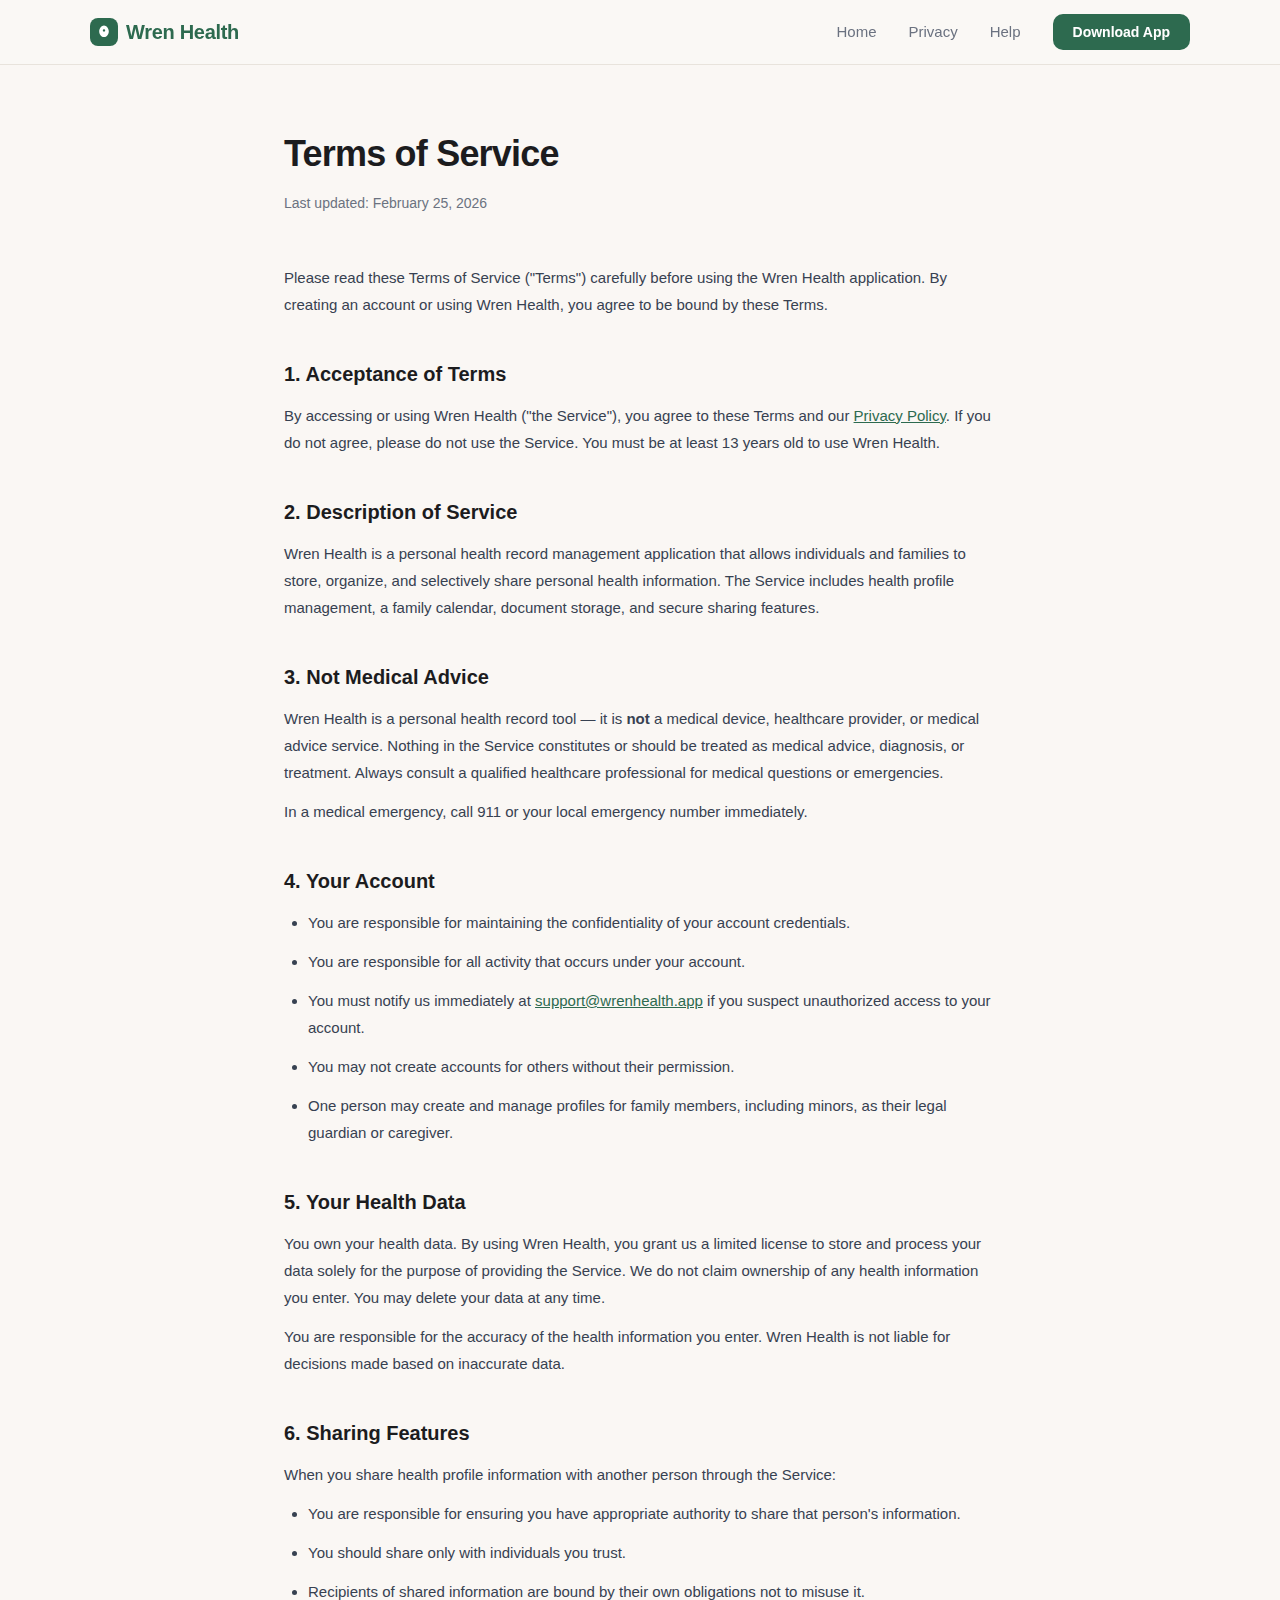
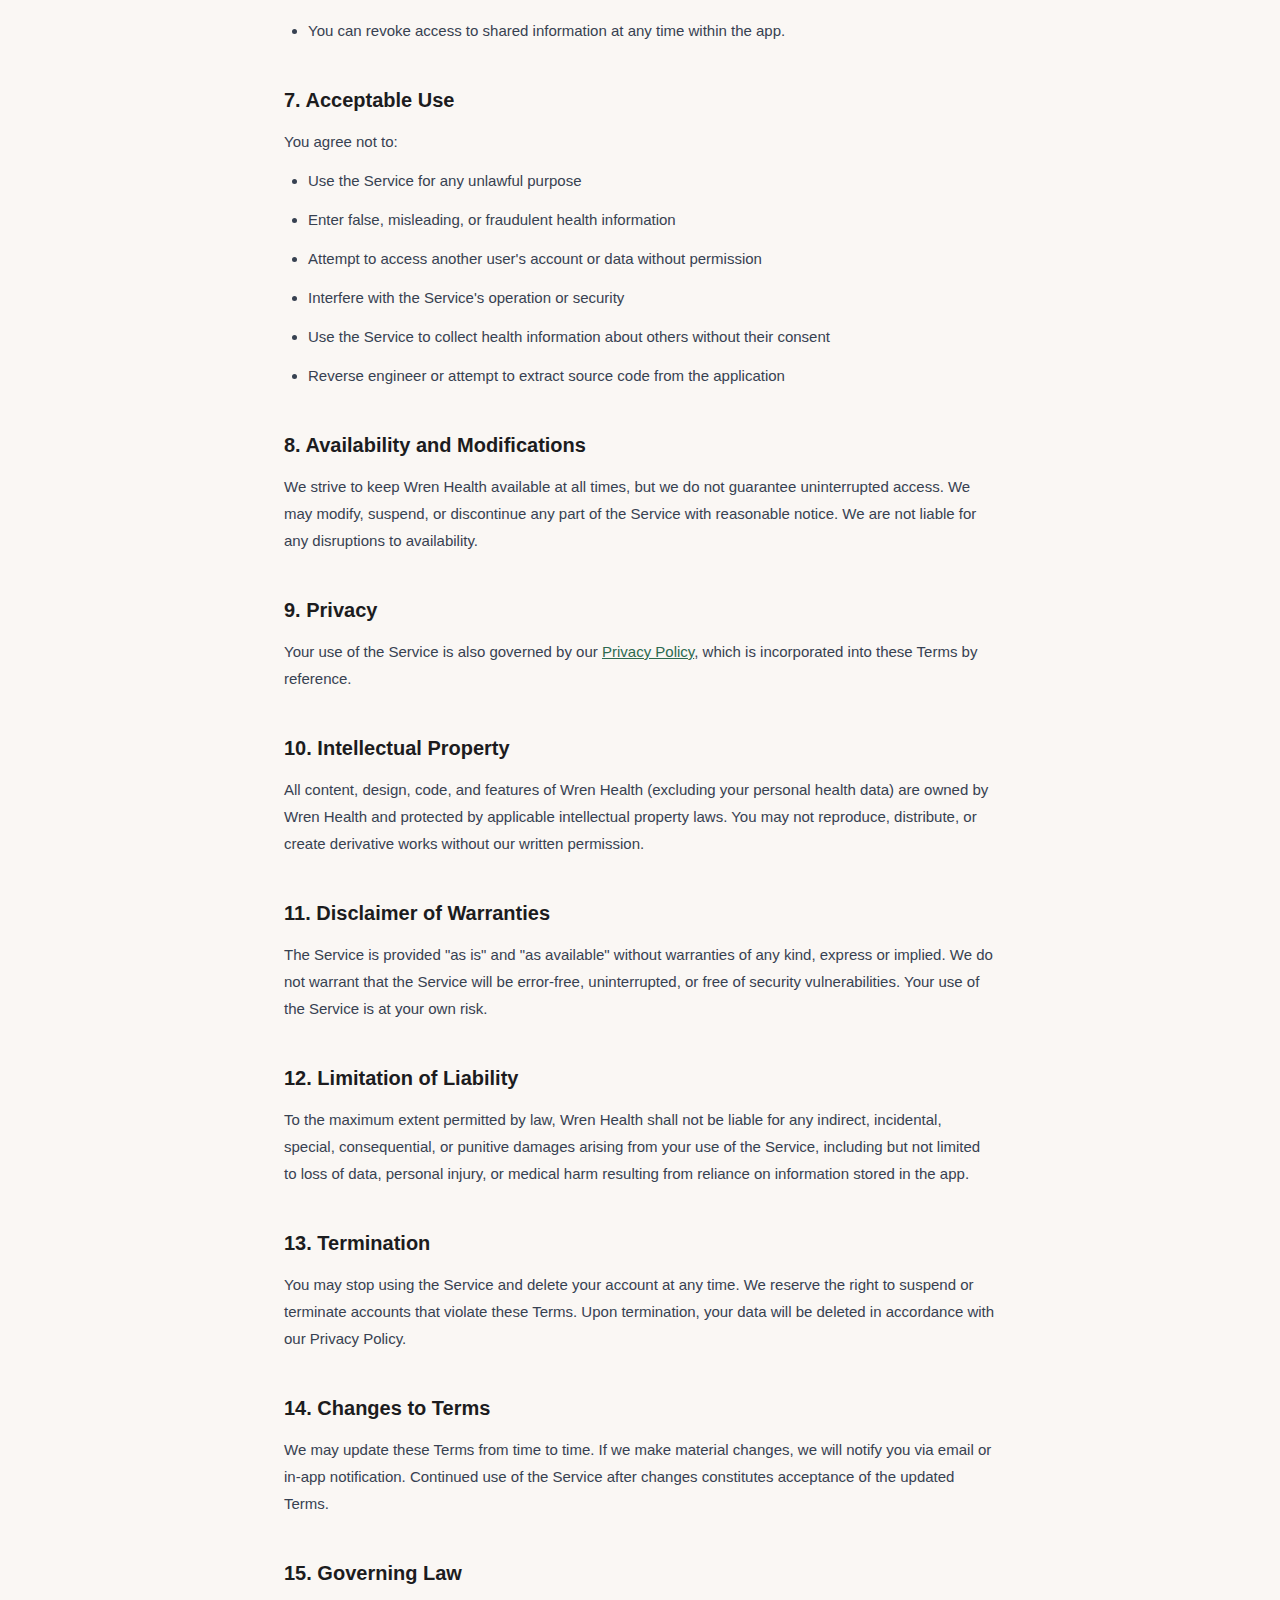
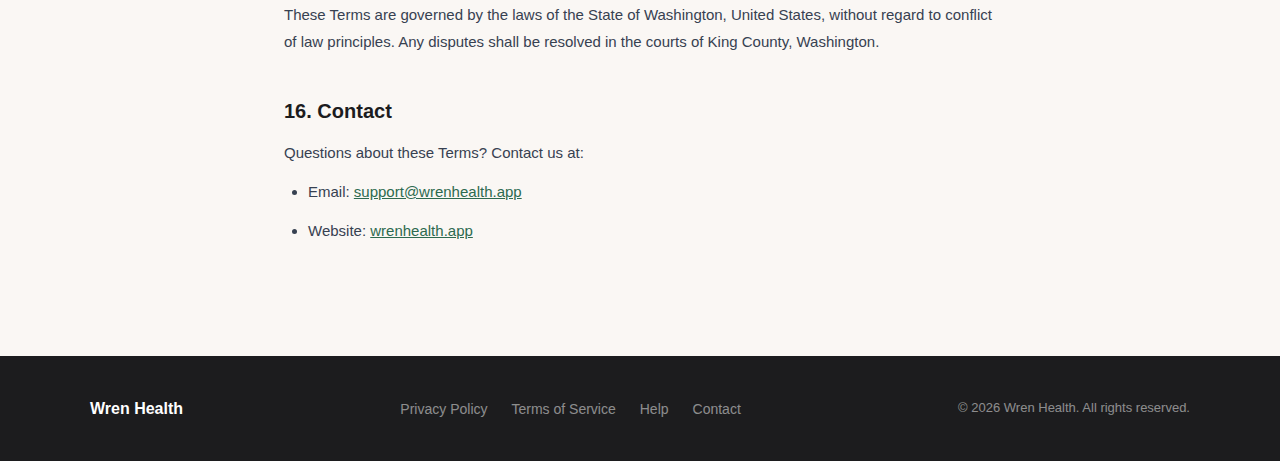
<file: terms.html>
<!DOCTYPE html>
<html lang="en">
<head>
  <meta charset="UTF-8" />
  <meta name="viewport" content="width=device-width, initial-scale=1.0" />
  <title>Terms of Service — Wren Health</title>
  <link rel="stylesheet" href="style.css" />
</head>
<body>

<nav>
  <div class="nav-inner">
    <a class="nav-logo" href="/">
      <div class="nav-logo-dot">
        <svg viewBox="0 0 20 20" xmlns="http://www.w3.org/2000/svg" fill="white" width="16" height="16">
          <path d="M10 2C7 2 4 5.5 4 9.5c0 2.5 1.2 4.7 3.2 6 .8.5 1.7.7 2.8.7s2-.2 2.8-.7C14.8 14.2 16 12 16 9.5 16 5.5 13 2 10 2zm0 4.5a1.5 1.5 0 110 3 1.5 1.5 0 010-3z"/>
        </svg>
      </div>
      Wren Health
    </a>
    <ul class="nav-links">
      <li><a href="/">Home</a></li>
      <li><a href="privacy.html">Privacy</a></li>
      <li><a href="help.html">Help</a></li>
      <li><a href="#" class="nav-cta">Download App</a></li>
    </ul>
  </div>
</nav>

<div class="legal-page">
  <h1>Terms of Service</h1>
  <p class="updated">Last updated: February 25, 2026</p>

  <p>Please read these Terms of Service ("Terms") carefully before using the Wren Health application. By creating an account or using Wren Health, you agree to be bound by these Terms.</p>

  <h2>1. Acceptance of Terms</h2>
  <p>By accessing or using Wren Health ("the Service"), you agree to these Terms and our <a href="privacy.html">Privacy Policy</a>. If you do not agree, please do not use the Service. You must be at least 13 years old to use Wren Health.</p>

  <h2>2. Description of Service</h2>
  <p>Wren Health is a personal health record management application that allows individuals and families to store, organize, and selectively share personal health information. The Service includes health profile management, a family calendar, document storage, and secure sharing features.</p>

  <h2>3. Not Medical Advice</h2>
  <p>Wren Health is a personal health record tool — it is <strong>not</strong> a medical device, healthcare provider, or medical advice service. Nothing in the Service constitutes or should be treated as medical advice, diagnosis, or treatment. Always consult a qualified healthcare professional for medical questions or emergencies.</p>
  <p>In a medical emergency, call 911 or your local emergency number immediately.</p>

  <h2>4. Your Account</h2>
  <ul>
    <li>You are responsible for maintaining the confidentiality of your account credentials.</li>
    <li>You are responsible for all activity that occurs under your account.</li>
    <li>You must notify us immediately at <a href="mailto:support@wrenhealth.app">support@wrenhealth.app</a> if you suspect unauthorized access to your account.</li>
    <li>You may not create accounts for others without their permission.</li>
    <li>One person may create and manage profiles for family members, including minors, as their legal guardian or caregiver.</li>
  </ul>

  <h2>5. Your Health Data</h2>
  <p>You own your health data. By using Wren Health, you grant us a limited license to store and process your data solely for the purpose of providing the Service. We do not claim ownership of any health information you enter. You may delete your data at any time.</p>
  <p>You are responsible for the accuracy of the health information you enter. Wren Health is not liable for decisions made based on inaccurate data.</p>

  <h2>6. Sharing Features</h2>
  <p>When you share health profile information with another person through the Service:</p>
  <ul>
    <li>You are responsible for ensuring you have appropriate authority to share that person's information.</li>
    <li>You should share only with individuals you trust.</li>
    <li>Recipients of shared information are bound by their own obligations not to misuse it.</li>
    <li>You can revoke access to shared information at any time within the app.</li>
  </ul>

  <h2>7. Acceptable Use</h2>
  <p>You agree not to:</p>
  <ul>
    <li>Use the Service for any unlawful purpose</li>
    <li>Enter false, misleading, or fraudulent health information</li>
    <li>Attempt to access another user's account or data without permission</li>
    <li>Interfere with the Service's operation or security</li>
    <li>Use the Service to collect health information about others without their consent</li>
    <li>Reverse engineer or attempt to extract source code from the application</li>
  </ul>

  <h2>8. Availability and Modifications</h2>
  <p>We strive to keep Wren Health available at all times, but we do not guarantee uninterrupted access. We may modify, suspend, or discontinue any part of the Service with reasonable notice. We are not liable for any disruptions to availability.</p>

  <h2>9. Privacy</h2>
  <p>Your use of the Service is also governed by our <a href="privacy.html">Privacy Policy</a>, which is incorporated into these Terms by reference.</p>

  <h2>10. Intellectual Property</h2>
  <p>All content, design, code, and features of Wren Health (excluding your personal health data) are owned by Wren Health and protected by applicable intellectual property laws. You may not reproduce, distribute, or create derivative works without our written permission.</p>

  <h2>11. Disclaimer of Warranties</h2>
  <p>The Service is provided "as is" and "as available" without warranties of any kind, express or implied. We do not warrant that the Service will be error-free, uninterrupted, or free of security vulnerabilities. Your use of the Service is at your own risk.</p>

  <h2>12. Limitation of Liability</h2>
  <p>To the maximum extent permitted by law, Wren Health shall not be liable for any indirect, incidental, special, consequential, or punitive damages arising from your use of the Service, including but not limited to loss of data, personal injury, or medical harm resulting from reliance on information stored in the app.</p>

  <h2>13. Termination</h2>
  <p>You may stop using the Service and delete your account at any time. We reserve the right to suspend or terminate accounts that violate these Terms. Upon termination, your data will be deleted in accordance with our Privacy Policy.</p>

  <h2>14. Changes to Terms</h2>
  <p>We may update these Terms from time to time. If we make material changes, we will notify you via email or in-app notification. Continued use of the Service after changes constitutes acceptance of the updated Terms.</p>

  <h2>15. Governing Law</h2>
  <p>These Terms are governed by the laws of the State of Washington, United States, without regard to conflict of law principles. Any disputes shall be resolved in the courts of King County, Washington.</p>

  <h2>16. Contact</h2>
  <p>Questions about these Terms? Contact us at:</p>
  <ul>
    <li>Email: <a href="mailto:support@wrenhealth.app">support@wrenhealth.app</a></li>
    <li>Website: <a href="https://wrenhealth.app">wrenhealth.app</a></li>
  </ul>
</div>

<footer>
  <div class="footer-inner">
    <a class="footer-logo" href="/">Wren Health</a>
    <ul class="footer-links">
      <li><a href="privacy.html">Privacy Policy</a></li>
      <li><a href="terms.html">Terms of Service</a></li>
      <li><a href="help.html">Help</a></li>
      <li><a href="mailto:support@wrenhealth.app">Contact</a></li>
    </ul>
    <span style="font-size:13px;">© 2026 Wren Health. All rights reserved.</span>
  </div>
</footer>

</body>
</html>
</file>
<file: style.css>
:root {
  --green: #2D6A4F;
  --green-light: #40916C;
  --green-muted: #D8EFE6;
  --terracotta: #C9614A;
  --bg: #FAF7F4;
  --surface: #FFFFFF;
  --text: #1C1C1E;
  --text-secondary: #6B7280;
  --border: #E8E3DC;
}

* { box-sizing: border-box; margin: 0; padding: 0; }

html { scroll-behavior: smooth; }

body {
  font-family: -apple-system, BlinkMacSystemFont, 'Segoe UI', sans-serif;
  background: var(--bg);
  color: var(--text);
  line-height: 1.6;
  -webkit-font-smoothing: antialiased;
}

/* ── Nav ── */
nav {
  position: sticky;
  top: 0;
  z-index: 100;
  background: rgba(250, 247, 244, 0.92);
  backdrop-filter: blur(12px);
  border-bottom: 1px solid var(--border);
  padding: 0 24px;
}

.nav-inner {
  max-width: 1100px;
  margin: 0 auto;
  display: flex;
  align-items: center;
  justify-content: space-between;
  height: 64px;
}

.nav-logo {
  display: flex;
  align-items: center;
  gap: 8px;
  text-decoration: none;
  font-size: 20px;
  font-weight: 700;
  color: var(--green);
  letter-spacing: -0.3px;
}

.nav-logo-dot {
  width: 28px;
  height: 28px;
  border-radius: 8px;
  background: var(--green);
  display: flex;
  align-items: center;
  justify-content: center;
}

.nav-logo-dot svg { width: 16px; height: 16px; fill: white; }

.nav-links {
  display: flex;
  align-items: center;
  gap: 32px;
  list-style: none;
}

.nav-links a {
  text-decoration: none;
  color: var(--text-secondary);
  font-size: 15px;
  font-weight: 500;
  transition: color 0.15s;
}

.nav-links a:hover { color: var(--text); }

.nav-cta {
  background: var(--green) !important;
  color: white !important;
  padding: 10px 20px;
  border-radius: 10px;
  font-weight: 600 !important;
  font-size: 14px !important;
  transition: background 0.15s !important;
}

.nav-cta:hover { background: var(--green-light) !important; }

/* ── Hero ── */
.hero {
  background: var(--green);
  min-height: 620px;
  display: flex;
  align-items: center;
  position: relative;
  overflow: hidden;
  padding: 80px 24px;
}

.hero-bg-shape {
  position: absolute;
  inset: 0;
  overflow: hidden;
  pointer-events: none;
}

.hero-bg-shape circle, .hero-bg-shape ellipse, .hero-bg-shape path {
  fill: rgba(255,255,255,0.06);
}

.hero-inner {
  max-width: 1100px;
  margin: 0 auto;
  display: grid;
  grid-template-columns: 1fr 1fr;
  gap: 60px;
  align-items: center;
  width: 100%;
  position: relative;
  z-index: 2;
}

.hero-text h1 {
  font-size: clamp(36px, 5vw, 58px);
  font-weight: 800;
  color: white;
  line-height: 1.1;
  letter-spacing: -1.5px;
  margin-bottom: 20px;
}

.hero-text h1 em {
  font-style: normal;
  color: rgba(255,255,255,0.65);
}

.hero-text p {
  font-size: 18px;
  color: rgba(255,255,255,0.75);
  line-height: 1.7;
  margin-bottom: 36px;
  max-width: 440px;
}

.hero-actions {
  display: flex;
  gap: 12px;
  flex-wrap: wrap;
}

.btn-primary {
  display: inline-flex;
  align-items: center;
  gap: 8px;
  background: white;
  color: var(--green);
  padding: 14px 28px;
  border-radius: 12px;
  font-weight: 700;
  font-size: 15px;
  text-decoration: none;
  transition: transform 0.15s, box-shadow 0.15s;
  box-shadow: 0 4px 16px rgba(0,0,0,0.15);
}

.btn-primary:hover {
  transform: translateY(-1px);
  box-shadow: 0 8px 24px rgba(0,0,0,0.2);
}

.btn-secondary {
  display: inline-flex;
  align-items: center;
  gap: 8px;
  background: transparent;
  color: white;
  padding: 14px 28px;
  border-radius: 12px;
  font-weight: 600;
  font-size: 15px;
  text-decoration: none;
  border: 1.5px solid rgba(255,255,255,0.4);
  transition: border-color 0.15s, background 0.15s;
}

.btn-secondary:hover {
  border-color: rgba(255,255,255,0.7);
  background: rgba(255,255,255,0.08);
}

.hero-graphic {
  display: flex;
  justify-content: center;
  align-items: center;
}

.hero-family-photo {
  width: 100%;
  max-width: 480px;
  border-radius: 24px;
  box-shadow: 0 40px 80px rgba(0,0,0,0.35);
  object-fit: cover;
  aspect-ratio: 4 / 3;
  border: 3px solid rgba(255,255,255,0.15);
}

.phone-mockup {
  width: 260px;
  height: 520px;
  background: rgba(255,255,255,0.12);
  border: 1.5px solid rgba(255,255,255,0.25);
  border-radius: 40px;
  position: relative;
  box-shadow: 0 40px 80px rgba(0,0,0,0.25);
  overflow: hidden;
}

.phone-screen {
  position: absolute;
  inset: 2px;
  background: linear-gradient(160deg, rgba(255,255,255,0.18) 0%, rgba(255,255,255,0.06) 100%);
  border-radius: 38px;
  display: flex;
  flex-direction: column;
  align-items: center;
  justify-content: center;
  gap: 12px;
  padding: 32px 24px;
}

.phone-logo {
  font-size: 22px;
  font-weight: 800;
  color: white;
  letter-spacing: -0.5px;
}

.phone-tagline {
  font-size: 12px;
  color: rgba(255,255,255,0.6);
  text-align: center;
}

.phone-ui {
  width: 100%;
  display: flex;
  flex-direction: column;
  gap: 8px;
  margin-top: 8px;
}

.phone-ui-row {
  background: rgba(255,255,255,0.14);
  border-radius: 10px;
  padding: 10px 12px;
  display: flex;
  align-items: center;
  gap: 8px;
}

.phone-ui-dot {
  width: 28px;
  height: 28px;
  border-radius: 50%;
  background: rgba(255,255,255,0.25);
  flex-shrink: 0;
}

.phone-ui-lines {
  display: flex;
  flex-direction: column;
  gap: 4px;
  flex: 1;
}

.phone-ui-line {
  height: 7px;
  border-radius: 4px;
  background: rgba(255,255,255,0.3);
}

.phone-ui-line.short { width: 55%; }

/* ── Section ── */
section {
  padding: 80px 24px;
}

.section-inner {
  max-width: 1100px;
  margin: 0 auto;
}

.section-label {
  display: inline-block;
  font-size: 12px;
  font-weight: 700;
  letter-spacing: 1px;
  text-transform: uppercase;
  color: var(--green);
  background: var(--green-muted);
  padding: 4px 12px;
  border-radius: 20px;
  margin-bottom: 16px;
}

.section-title {
  font-size: clamp(28px, 4vw, 42px);
  font-weight: 800;
  letter-spacing: -1px;
  line-height: 1.15;
  color: var(--text);
  margin-bottom: 16px;
}

.section-subtitle {
  font-size: 17px;
  color: var(--text-secondary);
  line-height: 1.7;
  max-width: 520px;
}

/* ── Features ── */
.features-grid {
  display: grid;
  grid-template-columns: repeat(auto-fit, minmax(240px, 1fr));
  gap: 20px;
  margin-top: 52px;
}

.feature-card {
  background: var(--surface);
  border-radius: 20px;
  padding: 28px 24px;
  border: 1px solid var(--border);
  transition: transform 0.2s, box-shadow 0.2s;
}

.feature-card:hover {
  transform: translateY(-3px);
  box-shadow: 0 12px 40px rgba(0,0,0,0.08);
}

.feature-icon {
  width: 48px;
  height: 48px;
  border-radius: 14px;
  background: var(--green-muted);
  display: flex;
  align-items: center;
  justify-content: center;
  margin-bottom: 16px;
  font-size: 22px;
}

.feature-icon.terracotta { background: #FAE8E5; }

.feature-card h3 {
  font-size: 17px;
  font-weight: 700;
  color: var(--text);
  margin-bottom: 8px;
}

.feature-card p {
  font-size: 14px;
  color: var(--text-secondary);
  line-height: 1.6;
}

/* ── Security band ── */
.security-band {
  background: var(--green);
  padding: 64px 24px;
}

.security-inner {
  max-width: 1100px;
  margin: 0 auto;
  display: grid;
  grid-template-columns: 1fr 1fr;
  gap: 60px;
  align-items: center;
}

.security-inner .section-title { color: white; }
.security-inner .section-subtitle { color: rgba(255,255,255,0.7); }
.security-inner .section-label { background: rgba(255,255,255,0.15); color: white; }

.security-badges {
  display: flex;
  flex-direction: column;
  gap: 16px;
}

.security-badge {
  background: rgba(255,255,255,0.1);
  border: 1px solid rgba(255,255,255,0.2);
  border-radius: 14px;
  padding: 16px 20px;
  display: flex;
  align-items: center;
  gap: 14px;
}

.security-badge-icon {
  font-size: 24px;
  flex-shrink: 0;
}

.security-badge h4 {
  font-size: 15px;
  font-weight: 700;
  color: white;
  margin-bottom: 2px;
}

.security-badge p {
  font-size: 13px;
  color: rgba(255,255,255,0.65);
}

/* ── CTA ── */
.cta-section {
  text-align: center;
  padding: 80px 24px 100px;
}

.cta-section .section-title { margin: 0 auto 16px; max-width: 520px; }
.cta-section .section-subtitle { margin: 0 auto 36px; text-align: center; }
.cta-section .hero-actions { justify-content: center; }

/* ── Footer ── */
footer {
  background: #1C1C1E;
  color: rgba(255,255,255,0.5);
  padding: 40px 24px;
}

.footer-inner {
  max-width: 1100px;
  margin: 0 auto;
  display: flex;
  align-items: center;
  justify-content: space-between;
  flex-wrap: wrap;
  gap: 16px;
}

.footer-logo {
  font-size: 16px;
  font-weight: 700;
  color: white;
  text-decoration: none;
}

.footer-links {
  display: flex;
  gap: 24px;
  list-style: none;
}

.footer-links a {
  color: rgba(255,255,255,0.5);
  text-decoration: none;
  font-size: 14px;
  transition: color 0.15s;
}

.footer-links a:hover { color: white; }

/* ── Legal pages ── */
.legal-page {
  max-width: 760px;
  margin: 0 auto;
  padding: 60px 24px 100px;
}

.legal-page h1 {
  font-size: 36px;
  font-weight: 800;
  letter-spacing: -0.8px;
  color: var(--text);
  margin-bottom: 8px;
}

.legal-page .updated {
  font-size: 14px;
  color: var(--text-secondary);
  margin-bottom: 48px;
}

.legal-page h2 {
  font-size: 20px;
  font-weight: 700;
  color: var(--text);
  margin: 40px 0 12px;
}

.legal-page p, .legal-page li {
  font-size: 15px;
  color: #374151;
  line-height: 1.8;
  margin-bottom: 12px;
}

.legal-page ul { padding-left: 24px; margin-bottom: 12px; }

.legal-page a { color: var(--green); }

/* ── Help page ── */
.faq-item {
  border: 1px solid var(--border);
  border-radius: 14px;
  margin-bottom: 12px;
  overflow: hidden;
  background: var(--surface);
}

.faq-question {
  width: 100%;
  background: none;
  border: none;
  padding: 20px 24px;
  display: flex;
  align-items: center;
  justify-content: space-between;
  font-size: 16px;
  font-weight: 600;
  color: var(--text);
  cursor: pointer;
  text-align: left;
  gap: 12px;
}

.faq-arrow {
  font-size: 18px;
  color: var(--text-secondary);
  transition: transform 0.2s;
  flex-shrink: 0;
}

.faq-answer {
  max-height: 0;
  overflow: hidden;
  transition: max-height 0.3s ease;
}

.faq-answer.open { max-height: 400px; }

.faq-answer p {
  padding: 0 24px 20px;
  font-size: 15px;
  color: var(--text-secondary);
  line-height: 1.7;
}

/* ── Responsive ── */
@media (max-width: 700px) {
  .hero-inner, .security-inner { grid-template-columns: 1fr; }
  .hero-graphic { display: none; }
  .nav-links { display: none; }
}
</file>
